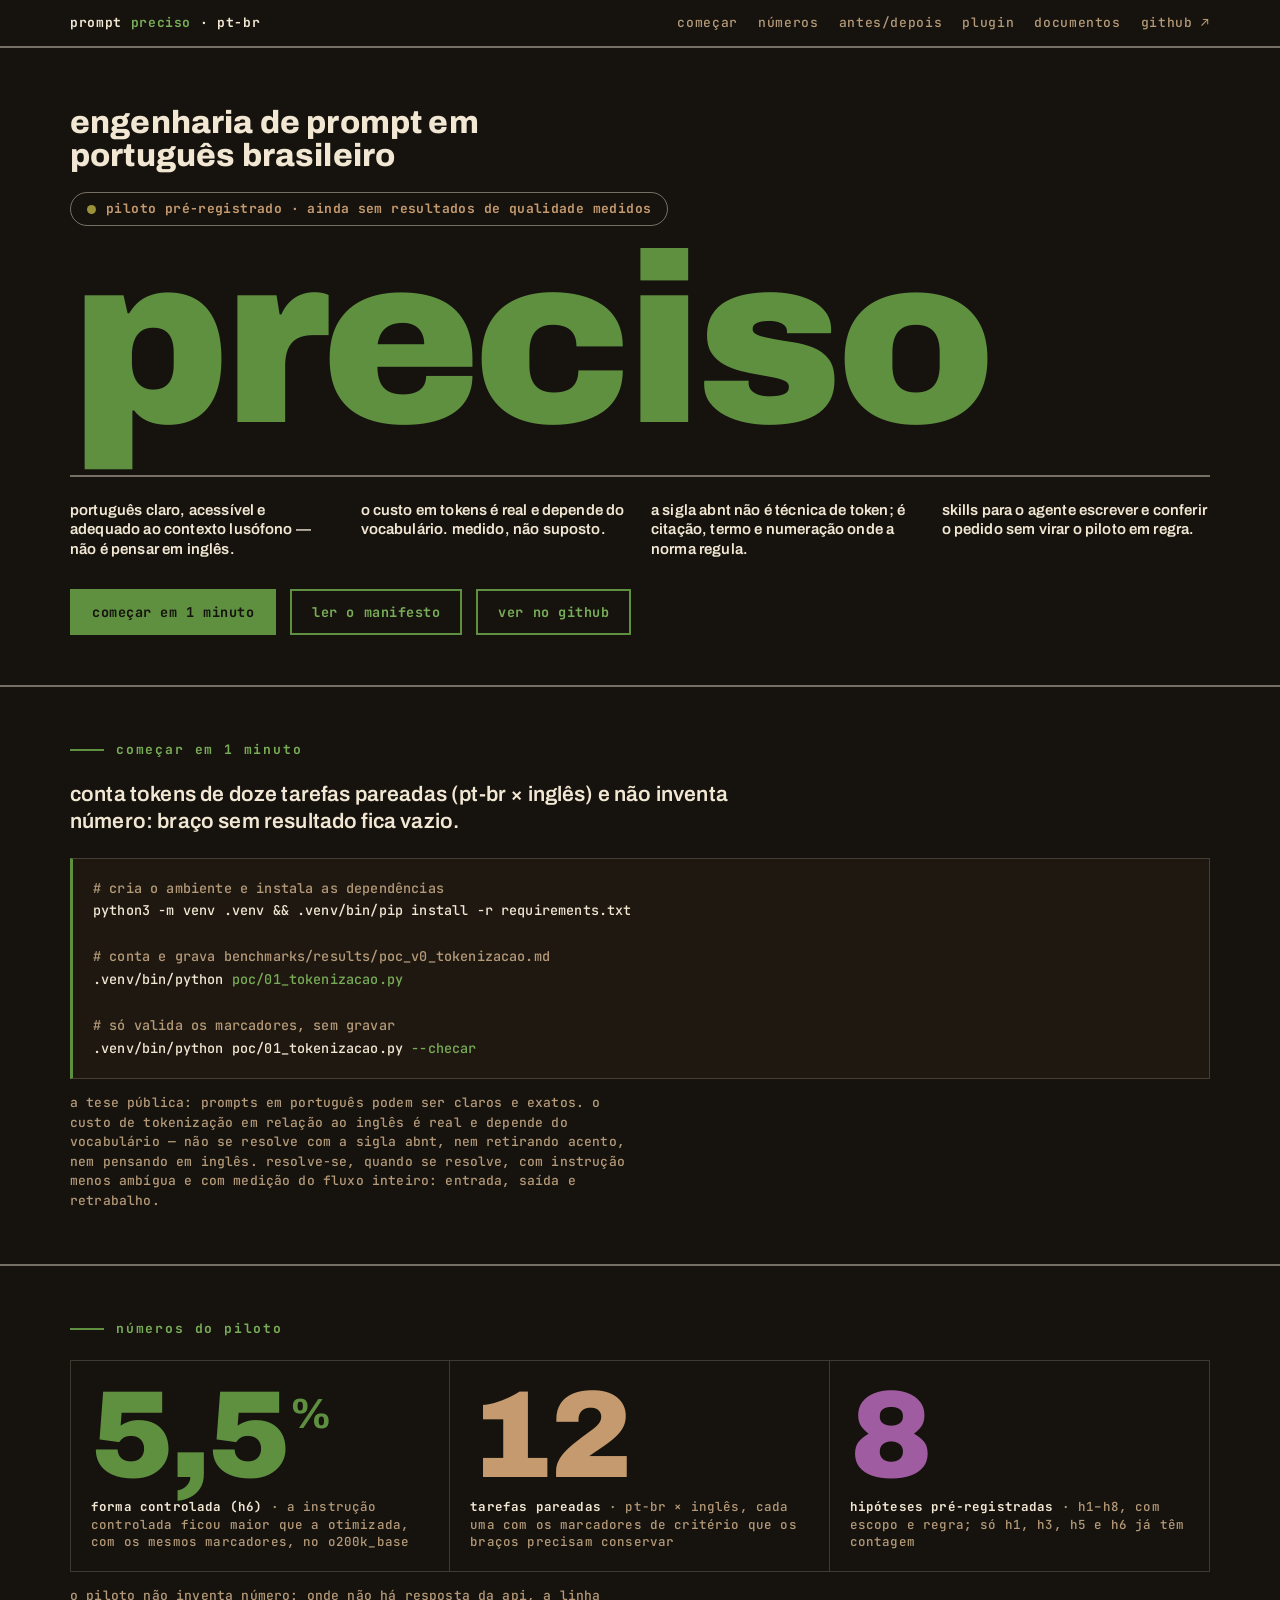
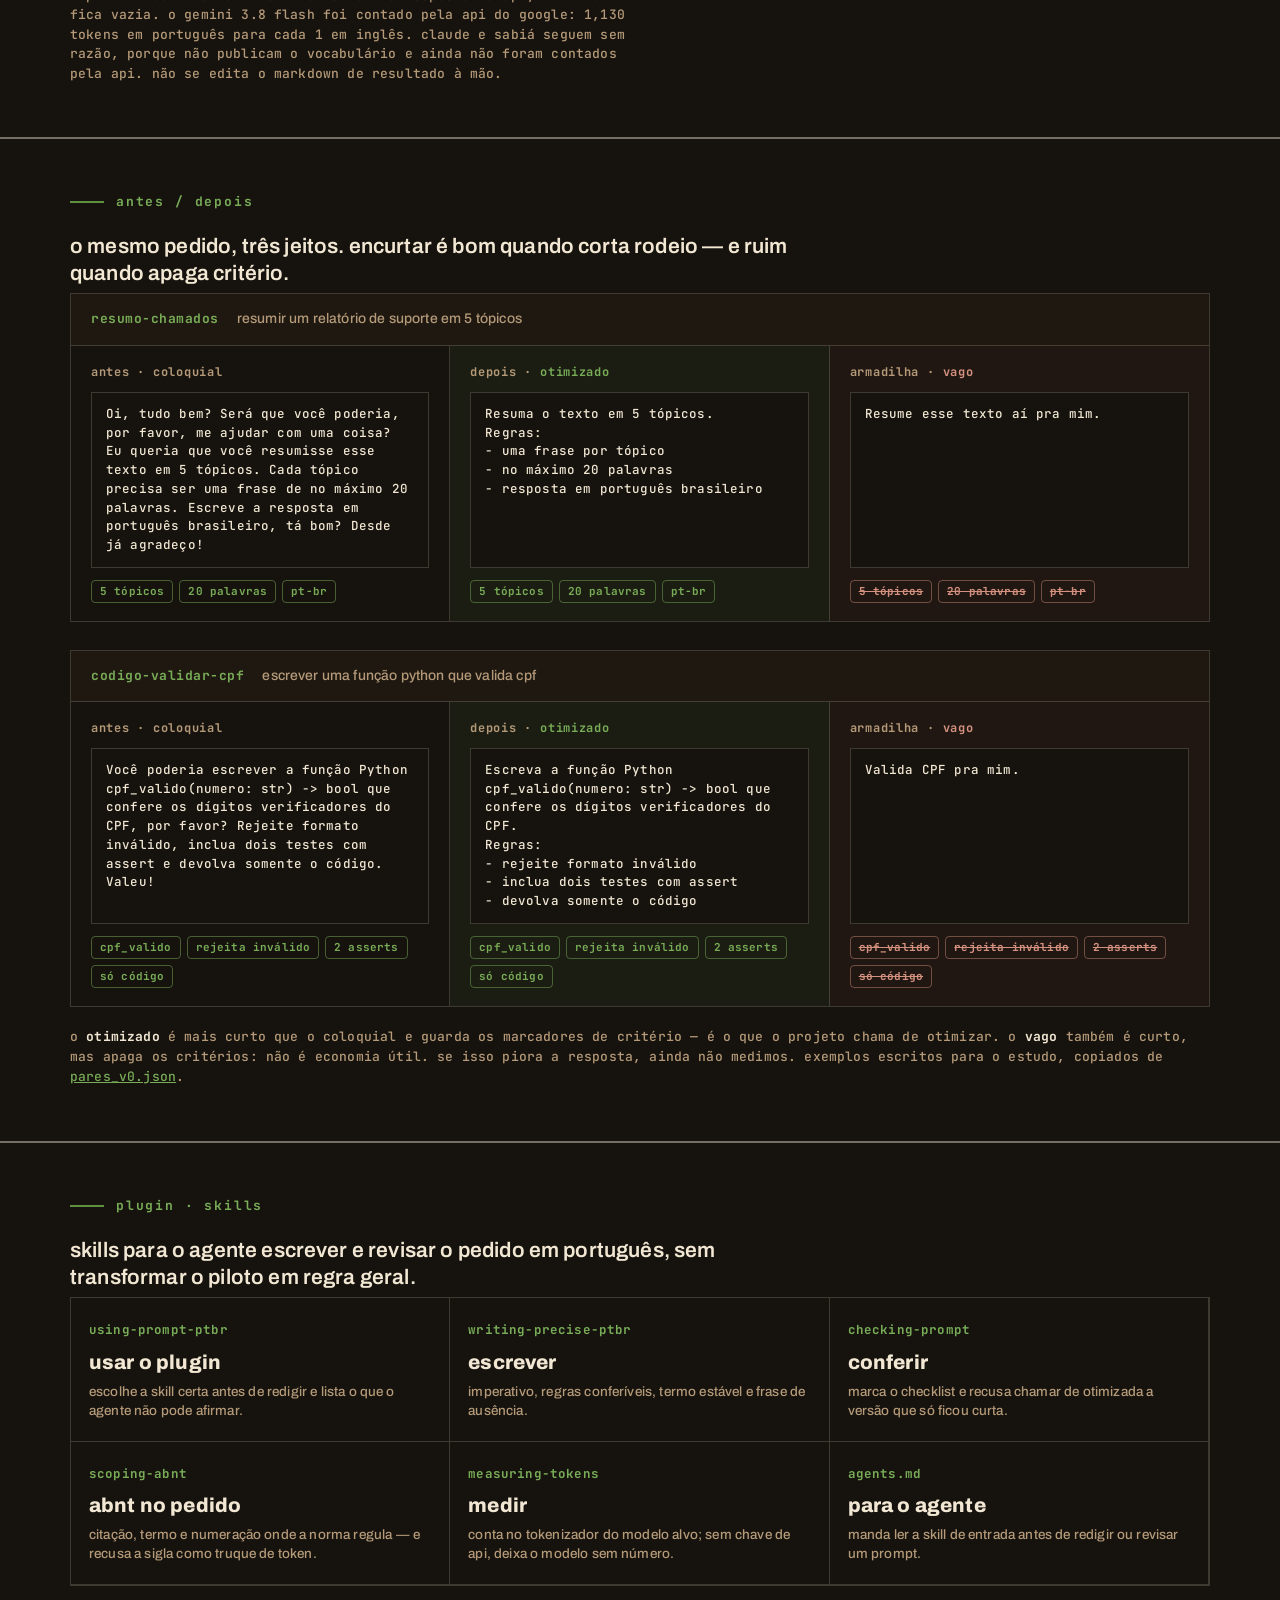
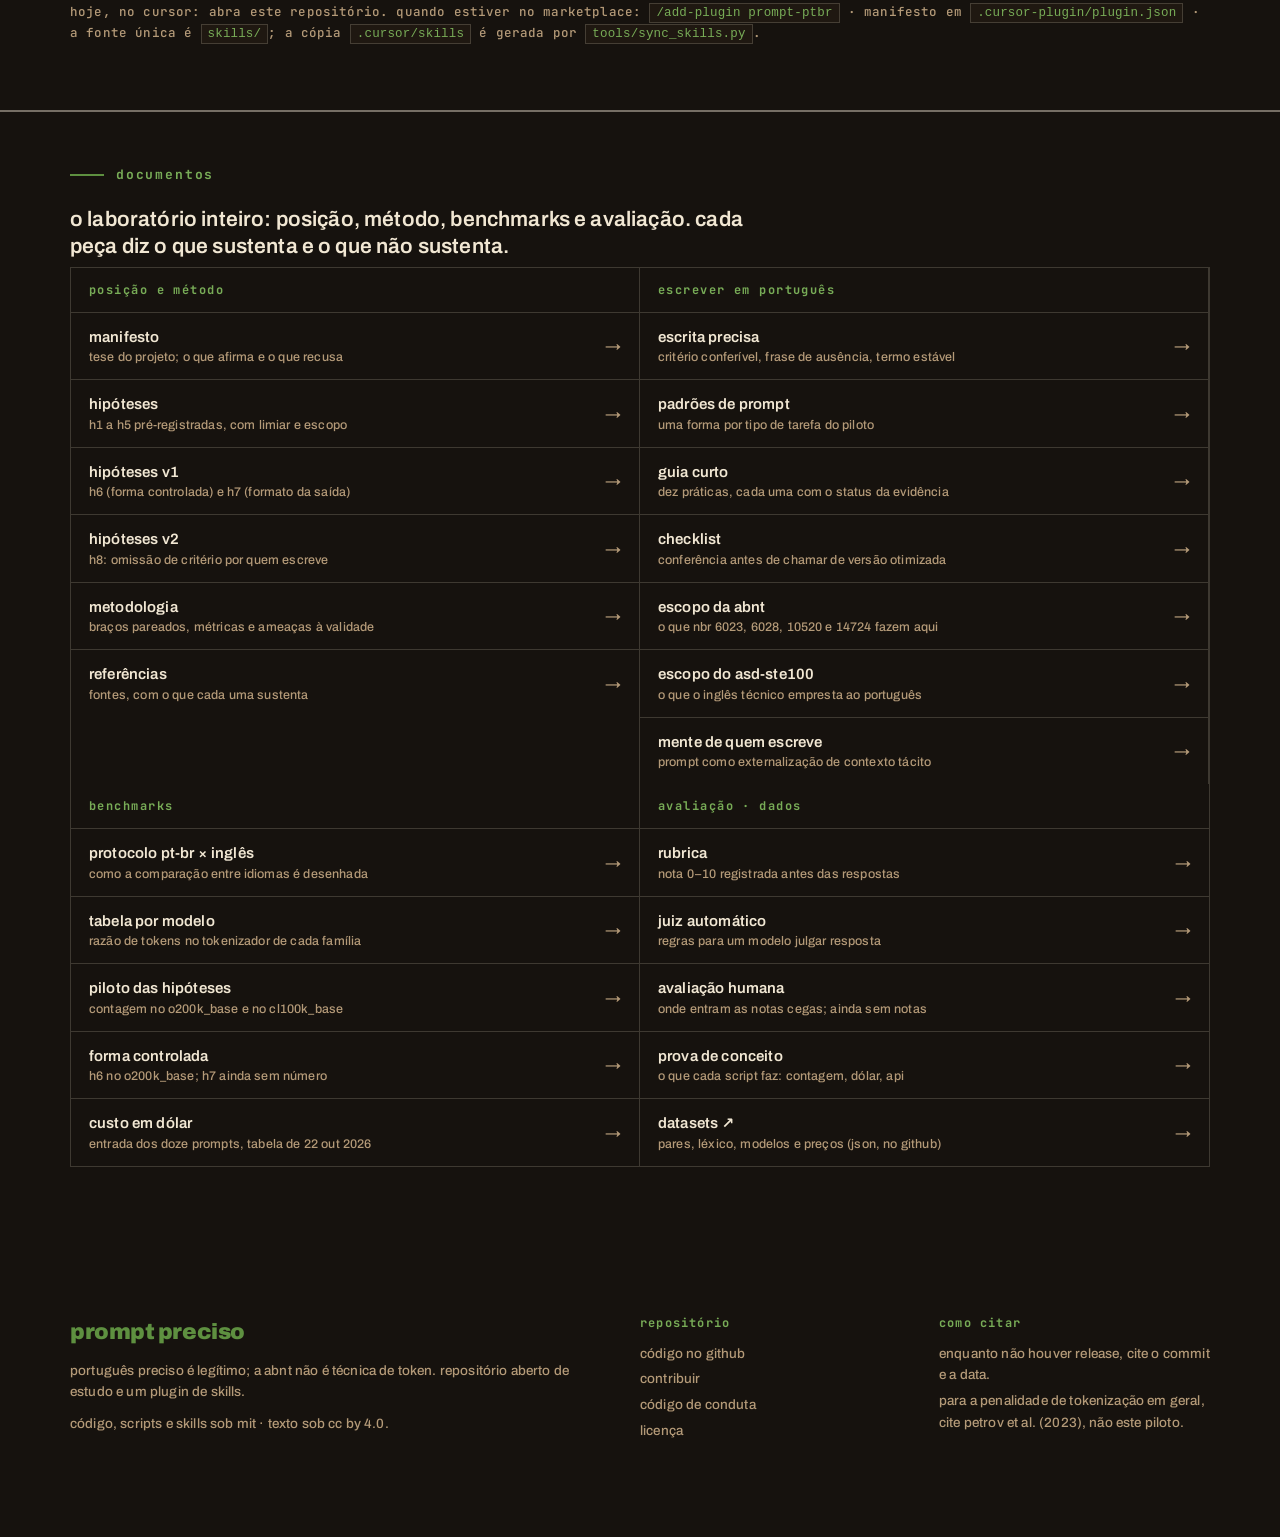
<file: index.html>
<!doctype html>
<html lang="pt-BR">
<head>
<meta charset="utf-8">
<meta name="viewport" content="width=device-width, initial-scale=1, viewport-fit=cover">
<title>prompt preciso · pt-br</title>
<meta name="description" content="Repositório aberto para estudar como escrever prompts em português brasileiro e quanto isso custa em tokens — com um plugin de skills para o agente aplicar o método.">
<link rel="icon" type="image/svg+xml" href="assets/icon.svg">
<link rel="apple-touch-icon" href="assets/icon.svg">
<link rel="canonical" href="https://saulofilho.github.io/prompt-engineering-ptbr/">
<meta property="og:title" content="prompt preciso · engenharia de prompt em português">
<meta property="og:description" content="Português preciso é legítimo. A ABNT não é técnica de token. O que o repositório afirma e o que recusa.">
<meta property="og:type" content="website">
<meta property="og:url" content="https://saulofilho.github.io/prompt-engineering-ptbr/">
<meta property="og:image" content="https://saulofilho.github.io/prompt-engineering-ptbr/assets/og.jpg">
<meta property="og:image:type" content="image/jpeg">
<meta property="og:image:width" content="1200">
<meta property="og:image:height" content="630">
<meta property="og:image:alt" content="prompt preciso — engenharia de prompt em português brasileiro">
<meta name="twitter:card" content="summary_large_image">
<meta name="twitter:title" content="prompt preciso · engenharia de prompt em português">
<meta name="twitter:description" content="Português preciso é legítimo. A ABNT não é técnica de token. Estudo aberto + plugin de skills.">
<meta name="twitter:image" content="https://saulofilho.github.io/prompt-engineering-ptbr/assets/og.jpg">
<link rel="preconnect" href="https://fonts.googleapis.com">
<link rel="preconnect" href="https://fonts.gstatic.com" crossorigin>
<link rel="stylesheet" href="https://fonts.googleapis.com/css2?family=Archivo:wght@400;500;600;800;900&family=JetBrains+Mono:wght@400;700&display=swap">
<link rel="stylesheet" href="assets/site.css">
</head>
<body>

<!-- ===== NAV ===== -->
<nav class="nav">
  <div class="wrap nav-inner">
    <a class="brand" href="./">prompt <b>preciso</b> · pt-br</a>
    <div class="nav-links">
      <a href="#comecar">começar</a>
      <a href="#numeros">números</a>
      <a href="#antes-depois">antes/depois</a>
      <a href="#plugin">plugin</a>
      <a href="#docs">documentos</a>
      <a class="ext" href="https://github.com/saulofilho/prompt-engineering-ptbr" target="_blank" rel="noopener">github</a>
    </div>
  </div>
</nav>

<!-- ===== HERO ===== -->
<header class="hero">
  <div class="wrap">
    <p class="hero-kicker">engenharia de prompt em português brasileiro</p>
    <p class="stage-badge">piloto pré-registrado · ainda sem resultados de qualidade medidos</p>
    <h1 class="wordmark">preciso</h1>
    <div class="hero-cols">
      <p>português claro, acessível e adequado ao contexto lusófono — não é pensar em inglês.</p>
      <p>o custo em tokens é real e depende do vocabulário. medido, não suposto.</p>
      <p>a sigla abnt não é técnica de token; é citação, termo e numeração onde a norma regula.</p>
      <p>skills para o agente escrever e conferir o pedido sem virar o piloto em regra.</p>
    </div>
    <div class="cta-row">
      <a class="btn primary" href="#comecar">começar em 1 minuto</a>
      <a class="btn ghost" href="leitor.html?p=MANIFESTO.md">ler o manifesto</a>
      <a class="btn ghost" href="https://github.com/saulofilho/prompt-engineering-ptbr" target="_blank" rel="noopener">ver no github</a>
    </div>
  </div>
</header>

<!-- ===== COMEÇAR ===== -->
<section class="block" id="comecar">
  <div class="wrap">
    <p class="eyebrow">começar em 1 minuto</p>
    <p class="section-lead">conta tokens de doze tarefas pareadas (pt-br × inglês) e não inventa número: braço sem resultado fica vazio.</p>
<pre class="code"><span class="c"># cria o ambiente e instala as dependências</span>
python3 -m venv .venv &amp;&amp; .venv/bin/pip install -r requirements.txt

<span class="c"># conta e grava benchmarks/results/poc_v0_tokenizacao.md</span>
.venv/bin/python <span class="p">poc/01_tokenizacao.py</span>

<span class="c"># só valida os marcadores, sem gravar</span>
.venv/bin/python poc/01_tokenizacao.py <span class="p">--checar</span></pre>
    <p class="section-note">a tese pública: prompts em português podem ser claros e exatos. o custo de tokenização em relação ao inglês é real e depende do vocabulário — não se resolve com a sigla abnt, nem retirando acento, nem pensando em inglês. resolve-se, quando se resolve, com instrução menos ambígua e com medição do fluxo inteiro: entrada, saída e retrabalho.</p>
  </div>
</section>

<!-- ===== NÚMEROS ===== -->
<section class="block" id="numeros">
  <div class="wrap">
    <p class="eyebrow">números do piloto</p>
    <div class="fig-grid">
      <div class="fig c-green">
        <div class="big num">5,5<span class="u">%</span></div>
        <div class="cap"><b>forma controlada (h6)</b> · a instrução controlada ficou maior que a otimizada, com os mesmos marcadores, no o200k_base</div>
      </div>
      <div class="fig c-camel">
        <div class="big num">12</div>
        <div class="cap"><b>tarefas pareadas</b> · pt-br × inglês, cada uma com os marcadores de critério que os braços precisam conservar</div>
      </div>
      <div class="fig c-purple">
        <div class="big num">8</div>
        <div class="cap"><b>hipóteses pré-registradas</b> · h1–h8, com escopo e regra; só h1, h3, h5 e h6 já têm contagem</div>
      </div>
    </div>
    <p class="section-note">o piloto não inventa número: onde não há resposta da api, a linha fica vazia. o gemini 3.8 flash foi contado pela api do google: 1,130 tokens em português para cada 1 em inglês. claude e sabiá seguem sem razão, porque não publicam o vocabulário e ainda não foram contados pela api. não se edita o markdown de resultado à mão.</p>
  </div>
</section>

<!-- ===== ANTES / DEPOIS ===== -->
<section class="block" id="antes-depois">
  <div class="wrap">
    <p class="eyebrow">antes / depois</p>
    <p class="section-lead">o mesmo pedido, três jeitos. encurtar é bom quando corta rodeio — e ruim quando apaga critério.</p>

    <div class="ba-task">
      <div class="ba-head">
        <span class="t">resumo-chamados</span>
        <span class="s">resumir um relatório de suporte em 5 tópicos</span>
      </div>
      <div class="ba-grid">
        <div class="ba-card">
          <div class="ba-label"><span class="k">antes ·</span> <span class="v">coloquial</span></div>
          <pre>Oi, tudo bem? Será que você poderia, por favor, me ajudar com uma coisa? Eu queria que você resumisse esse texto em 5 tópicos. Cada tópico precisa ser uma frase de no máximo 20 palavras. Escreve a resposta em português brasileiro, tá bom? Desde já agradeço!</pre>
          <div class="ba-chips"><span class="ba-chip ok">5 tópicos</span><span class="ba-chip ok">20 palavras</span><span class="ba-chip ok">pt-br</span></div>
        </div>
        <div class="ba-card good">
          <div class="ba-label"><span class="k">depois ·</span> <span class="v">otimizado</span></div>
          <pre>Resuma o texto em 5 tópicos.
Regras:
- uma frase por tópico
- no máximo 20 palavras
- resposta em português brasileiro</pre>
          <div class="ba-chips"><span class="ba-chip ok">5 tópicos</span><span class="ba-chip ok">20 palavras</span><span class="ba-chip ok">pt-br</span></div>
        </div>
        <div class="ba-card trap">
          <div class="ba-label"><span class="k">armadilha ·</span> <span class="v">vago</span></div>
          <pre>Resume esse texto aí pra mim.</pre>
          <div class="ba-chips"><span class="ba-chip no">5 tópicos</span><span class="ba-chip no">20 palavras</span><span class="ba-chip no">pt-br</span></div>
        </div>
      </div>
    </div>

    <div class="ba-task">
      <div class="ba-head">
        <span class="t">codigo-validar-cpf</span>
        <span class="s">escrever uma função python que valida cpf</span>
      </div>
      <div class="ba-grid">
        <div class="ba-card">
          <div class="ba-label"><span class="k">antes ·</span> <span class="v">coloquial</span></div>
          <pre>Você poderia escrever a função Python cpf_valido(numero: str) -> bool que confere os dígitos verificadores do CPF, por favor? Rejeite formato inválido, inclua dois testes com assert e devolva somente o código. Valeu!</pre>
          <div class="ba-chips"><span class="ba-chip ok">cpf_valido</span><span class="ba-chip ok">rejeita inválido</span><span class="ba-chip ok">2 asserts</span><span class="ba-chip ok">só código</span></div>
        </div>
        <div class="ba-card good">
          <div class="ba-label"><span class="k">depois ·</span> <span class="v">otimizado</span></div>
          <pre>Escreva a função Python cpf_valido(numero: str) -> bool que confere os dígitos verificadores do CPF.
Regras:
- rejeite formato inválido
- inclua dois testes com assert
- devolva somente o código</pre>
          <div class="ba-chips"><span class="ba-chip ok">cpf_valido</span><span class="ba-chip ok">rejeita inválido</span><span class="ba-chip ok">2 asserts</span><span class="ba-chip ok">só código</span></div>
        </div>
        <div class="ba-card trap">
          <div class="ba-label"><span class="k">armadilha ·</span> <span class="v">vago</span></div>
          <pre>Valida CPF pra mim.</pre>
          <div class="ba-chips"><span class="ba-chip no">cpf_valido</span><span class="ba-chip no">rejeita inválido</span><span class="ba-chip no">2 asserts</span><span class="ba-chip no">só código</span></div>
        </div>
      </div>
    </div>

    <p class="ba-note">o <b>otimizado</b> é mais curto que o coloquial e guarda os marcadores de critério — é o que o projeto chama de otimizar. o <b>vago</b> também é curto, mas apaga os critérios: não é economia útil. se isso piora a resposta, ainda não medimos. exemplos escritos para o estudo, copiados de <a href="https://github.com/saulofilho/prompt-engineering-ptbr/blob/main/benchmarks/datasets/pares_v0.json" target="_blank" rel="noopener" style="color:var(--green-ink)">pares_v0.json</a>.</p>
  </div>
</section>

<!-- ===== PLUGIN / SKILLS ===== -->
<section class="block" id="plugin">
  <div class="wrap">
    <p class="eyebrow">plugin · skills</p>
    <p class="section-lead">skills para o agente escrever e revisar o pedido em português, sem transformar o piloto em regra geral.</p>
    <div class="skills">
      <a class="skill-card" href="leitor.html?p=skills/using-prompt-ptbr/SKILL.md">
        <span class="sk-cmd">using-prompt-ptbr</span>
        <h4>usar o plugin</h4>
        <p>escolhe a skill certa antes de redigir e lista o que o agente não pode afirmar.</p>
      </a>
      <a class="skill-card" href="leitor.html?p=skills/writing-precise-ptbr/SKILL.md">
        <span class="sk-cmd">writing-precise-ptbr</span>
        <h4>escrever</h4>
        <p>imperativo, regras conferíveis, termo estável e frase de ausência.</p>
      </a>
      <a class="skill-card" href="leitor.html?p=skills/checking-prompt/SKILL.md">
        <span class="sk-cmd">checking-prompt</span>
        <h4>conferir</h4>
        <p>marca o checklist e recusa chamar de otimizada a versão que só ficou curta.</p>
      </a>
      <a class="skill-card" href="leitor.html?p=skills/scoping-abnt/SKILL.md">
        <span class="sk-cmd">scoping-abnt</span>
        <h4>abnt no pedido</h4>
        <p>citação, termo e numeração onde a norma regula — e recusa a sigla como truque de token.</p>
      </a>
      <a class="skill-card" href="leitor.html?p=skills/measuring-tokens/SKILL.md">
        <span class="sk-cmd">measuring-tokens</span>
        <h4>medir</h4>
        <p>conta no tokenizador do modelo alvo; sem chave de api, deixa o modelo sem número.</p>
      </a>
      <a class="skill-card" href="leitor.html?p=AGENTS.md">
        <span class="sk-cmd">AGENTS.md</span>
        <h4>para o agente</h4>
        <p>manda ler a skill de entrada antes de redigir ou revisar um prompt.</p>
      </a>
    </div>
    <p class="install-note">hoje, no cursor: abra este repositório. quando estiver no marketplace: <code>/add-plugin prompt-ptbr</code> · manifesto em <code>.cursor-plugin/plugin.json</code> · a fonte única é <code>skills/</code>; a cópia <code>.cursor/skills</code> é gerada por <code>tools/sync_skills.py</code>.</p>
  </div>
</section>

<!-- ===== DOCUMENTOS ===== -->
<section class="block" id="docs">
  <div class="wrap">
    <p class="eyebrow">documentos</p>
    <p class="section-lead">o laboratório inteiro: posição, método, benchmarks e avaliação. cada peça diz o que sustenta e o que não sustenta.</p>
    <div class="doc-groups">

      <div class="doc-col">
        <div class="col-h">posição e método</div>
        <ul class="doc-list">
          <li><a href="leitor.html?p=MANIFESTO.md"><span><span class="t">manifesto</span><span class="d">tese do projeto; o que afirma e o que recusa</span></span><span class="arw">→</span></a></li>
          <li><a href="leitor.html?p=HIPOTESES.md"><span><span class="t">hipóteses</span><span class="d">h1 a h5 pré-registradas, com limiar e escopo</span></span><span class="arw">→</span></a></li>
          <li><a href="leitor.html?p=HIPOTESES-v1.md"><span><span class="t">hipóteses v1</span><span class="d">h6 (forma controlada) e h7 (formato da saída)</span></span><span class="arw">→</span></a></li>
          <li><a href="leitor.html?p=HIPOTESES-v2.md"><span><span class="t">hipóteses v2</span><span class="d">h8: omissão de critério por quem escreve</span></span><span class="arw">→</span></a></li>
          <li><a href="leitor.html?p=docs/metodologia.md"><span><span class="t">metodologia</span><span class="d">braços pareados, métricas e ameaças à validade</span></span><span class="arw">→</span></a></li>
          <li><a href="leitor.html?p=docs/referencias.md"><span><span class="t">referências</span><span class="d">fontes, com o que cada uma sustenta</span></span><span class="arw">→</span></a></li>
        </ul>
      </div>

      <div class="doc-col">
        <div class="col-h">escrever em português</div>
        <ul class="doc-list">
          <li><a href="leitor.html?p=docs/escrita-precisa-ptbr.md"><span><span class="t">escrita precisa</span><span class="d">critério conferível, frase de ausência, termo estável</span></span><span class="arw">→</span></a></li>
          <li><a href="leitor.html?p=docs/padroes-de-prompt.md"><span><span class="t">padrões de prompt</span><span class="d">uma forma por tipo de tarefa do piloto</span></span><span class="arw">→</span></a></li>
          <li><a href="leitor.html?p=docs/guia-de-escrita-ptbr.md"><span><span class="t">guia curto</span><span class="d">dez práticas, cada uma com o status da evidência</span></span><span class="arw">→</span></a></li>
          <li><a href="leitor.html?p=docs/checklist-de-prompt.md"><span><span class="t">checklist</span><span class="d">conferência antes de chamar de versão otimizada</span></span><span class="arw">→</span></a></li>
          <li><a href="leitor.html?p=docs/abnt-escopo.md"><span><span class="t">escopo da abnt</span><span class="d">o que nbr 6023, 6028, 10520 e 14724 fazem aqui</span></span><span class="arw">→</span></a></li>
          <li><a href="leitor.html?p=docs/ste-escopo.md"><span><span class="t">escopo do asd-ste100</span><span class="d">o que o inglês técnico empresta ao português</span></span><span class="arw">→</span></a></li>
          <li><a href="leitor.html?p=docs/mente-de-quem-escreve.md"><span><span class="t">mente de quem escreve</span><span class="d">prompt como externalização de contexto tácito</span></span><span class="arw">→</span></a></li>
        </ul>
      </div>

      <div class="doc-col">
        <div class="col-h">benchmarks</div>
        <ul class="doc-list">
          <li><a href="leitor.html?p=docs/benchmark-ptbr-en.md"><span><span class="t">protocolo pt-br × inglês</span><span class="d">como a comparação entre idiomas é desenhada</span></span><span class="arw">→</span></a></li>
          <li><a href="leitor.html?p=benchmarks/results/benchmark_modelos_ptbr_en.md"><span><span class="t">tabela por modelo</span><span class="d">razão de tokens no tokenizador de cada família</span></span><span class="arw">→</span></a></li>
          <li><a href="leitor.html?p=benchmarks/results/poc_v0_tokenizacao.md"><span><span class="t">piloto das hipóteses</span><span class="d">contagem no o200k_base e no cl100k_base</span></span><span class="arw">→</span></a></li>
          <li><a href="leitor.html?p=benchmarks/results/poc_v1_controlado.md"><span><span class="t">forma controlada</span><span class="d">h6 no o200k_base; h7 ainda sem número</span></span><span class="arw">→</span></a></li>
          <li><a href="leitor.html?p=benchmarks/results/custo_usd.md"><span><span class="t">custo em dólar</span><span class="d">entrada dos doze prompts, tabela de 22 out 2026</span></span><span class="arw">→</span></a></li>
        </ul>
      </div>

      <div class="doc-col">
        <div class="col-h">avaliação · dados</div>
        <ul class="doc-list">
          <li><a href="leitor.html?p=evaluation/rubricas/rubrica_v0.md"><span><span class="t">rubrica</span><span class="d">nota 0–10 registrada antes das respostas</span></span><span class="arw">→</span></a></li>
          <li><a href="leitor.html?p=evaluation/llm-as-judge/PROTOCOLO.md"><span><span class="t">juiz automático</span><span class="d">regras para um modelo julgar resposta</span></span><span class="arw">→</span></a></li>
          <li><a href="leitor.html?p=evaluation/humanos/README.md"><span><span class="t">avaliação humana</span><span class="d">onde entram as notas cegas; ainda sem notas</span></span><span class="arw">→</span></a></li>
          <li><a href="leitor.html?p=poc/README.md"><span><span class="t">prova de conceito</span><span class="d">o que cada script faz: contagem, dólar, api</span></span><span class="arw">→</span></a></li>
          <li><a href="https://github.com/saulofilho/prompt-engineering-ptbr/tree/main/benchmarks/datasets" target="_blank" rel="noopener"><span><span class="t">datasets ↗</span><span class="d">pares, léxico, modelos e preços (json, no github)</span></span><span class="arw">→</span></a></li>
        </ul>
      </div>

    </div>
  </div>
</section>

<!-- ===== RODAPÉ ===== -->
<footer class="block">
  <div class="wrap foot">
    <div>
      <p class="mark">prompt preciso</p>
      <p>português preciso é legítimo; a abnt não é técnica de token. repositório aberto de estudo e um plugin de skills.</p>
      <p style="margin-top:10px">código, scripts e skills sob mit · texto sob cc by 4.0.</p>
    </div>
    <div>
      <h5>repositório</h5>
      <a href="https://github.com/saulofilho/prompt-engineering-ptbr" target="_blank" rel="noopener">código no github</a>
      <a href="leitor.html?p=CONTRIBUTING.md">contribuir</a>
      <a href="leitor.html?p=CODE_OF_CONDUCT.md">código de conduta</a>
      <a href="https://github.com/saulofilho/prompt-engineering-ptbr/blob/main/LICENSE" target="_blank" rel="noopener">licença</a>
    </div>
    <div>
      <h5>como citar</h5>
      <p>enquanto não houver release, cite o commit e a data.</p>
      <p>para a penalidade de tokenização em geral, cite petrov et al. (2023), não este piloto.</p>
    </div>
  </div>
</footer>

</body>
</html>
</file>
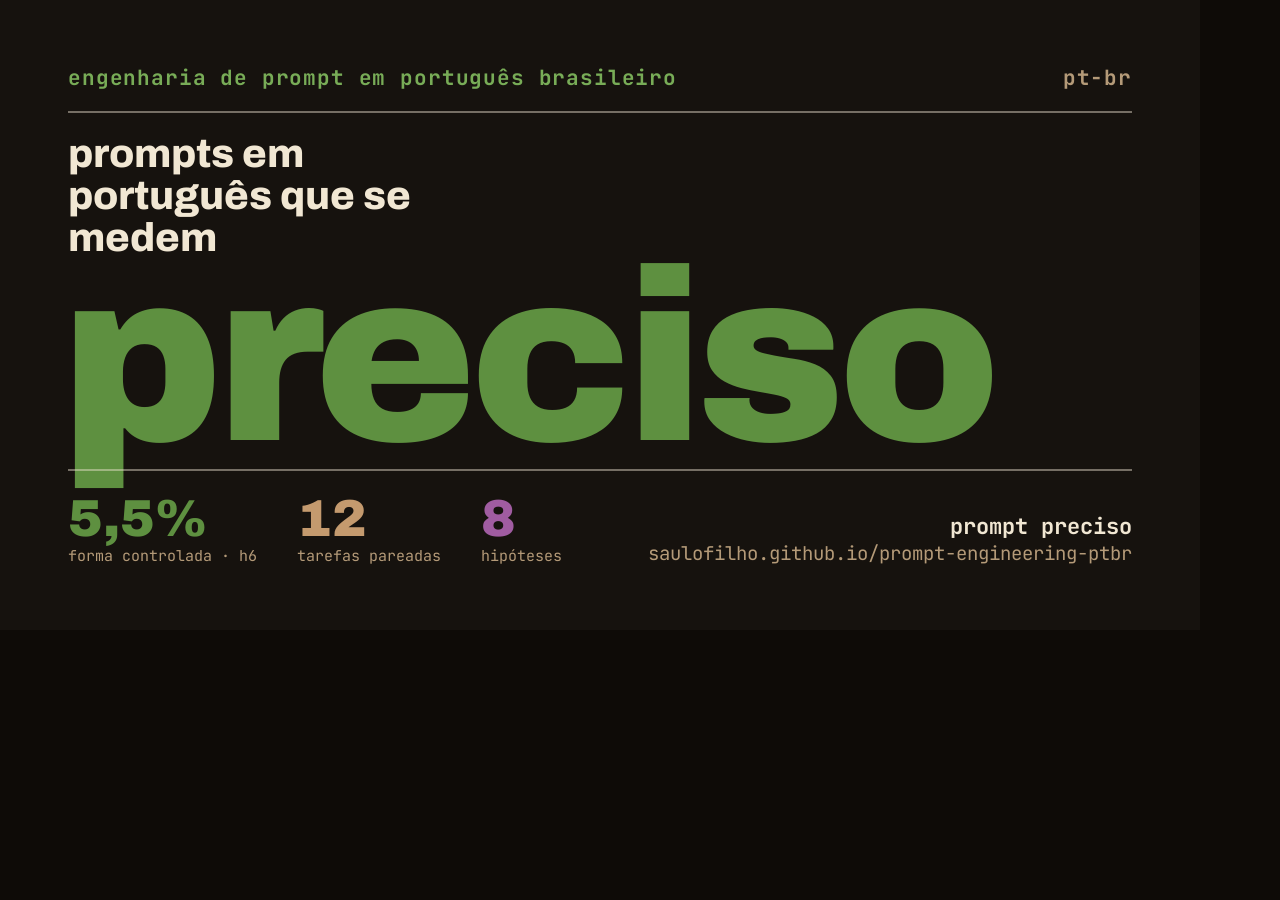
<file: assets/og.html>
<!doctype html>
<html lang="pt-BR">
<head>
<meta charset="utf-8">
<title>og</title>
<link rel="preconnect" href="https://fonts.googleapis.com">
<link rel="preconnect" href="https://fonts.gstatic.com" crossorigin>
<link rel="stylesheet" href="https://fonts.googleapis.com/css2?family=Archivo:wght@500;700;800;900&family=JetBrains+Mono:wght@700&display=swap">
<style>
  *{margin:0;box-sizing:border-box}
  html,body{background:#0E0B07}
  .card{
    width:1200px;height:630px;background:#16120E;color:#F1E7D3;
    font-family:"Archivo",sans-serif;position:relative;overflow:hidden;
    padding:64px 68px;display:flex;flex-direction:column;justify-content:space-between;
  }
  .top{display:flex;justify-content:space-between;align-items:baseline;
    font-family:"JetBrains Mono",monospace;font-size:21px;font-weight:700;
    text-transform:lowercase;letter-spacing:.04em;color:#78AC57;
    border-bottom:2px solid rgba(241,231,211,.44);padding-bottom:20px}
  .top .r{color:#B49A78}
  .mid{display:flex;flex-direction:column;gap:10px;margin-top:6px}
  .kick{font-weight:800;font-size:40px;text-transform:lowercase;line-height:1.04;max-width:16ch}
  .word{font-weight:900;font-size:244px;line-height:.78;letter-spacing:-.03em;
    text-transform:lowercase;color:#5E9040;margin:-4px 0 0 -8px}
  .bottom{display:flex;justify-content:space-between;align-items:flex-end;
    border-top:2px solid rgba(241,231,211,.44);padding-top:22px}
  .stats{display:flex;gap:40px;font-family:"JetBrains Mono",monospace}
  .stat b{display:block;font-family:"Archivo",sans-serif;font-weight:900;font-size:52px;line-height:1}
  .stat span{font-size:15px;color:#B49A78;text-transform:lowercase}
  .s1 b{color:#5E9040}.s2 b{color:#C49A6E}.s3 b{color:#A05CA1}
  .url{font-family:"JetBrains Mono",monospace;font-size:19px;color:#B49A78;text-transform:lowercase;text-align:right}
  .url b{color:#F1E7D3;display:block;font-size:22px}
</style>
</head>
<body>
  <div class="card" id="card">
    <div class="top">
      <span>engenharia de prompt em português brasileiro</span>
      <span class="r">pt-br</span>
    </div>
    <div class="mid">
      <div class="kick">prompts em português que se medem</div>
      <div class="word">preciso</div>
    </div>
    <div class="bottom">
      <div class="stats">
        <div class="stat s1"><b>5,5%</b><span>forma controlada · h6</span></div>
        <div class="stat s2"><b>12</b><span>tarefas pareadas</span></div>
        <div class="stat s3"><b>8</b><span>hipóteses</span></div>
      </div>
      <div class="url"><b>prompt preciso</b>saulofilho.github.io/prompt-engineering-ptbr</div>
    </div>
  </div>
</body>
</html>
</file>
<file: assets/site.css>
/* ============================================================
   prompt-engineering-ptbr — identidade do site
   Brutalismo suíço · paleta terrosa/botânica · grotesca pesada
   caixa baixa · réguas de 1px · numerais gigantes · tema único dark
   ============================================================ */

:root{
  --bg:#16120E;          /* preto quente amarronzado */
  --panel:#1F1811;       /* painel elevado */
  --panel-2:#241C13;     /* painel alternativo */
  --ink:#F1E7D3;         /* creme — texto principal */
  --ink-dim:#B49A78;     /* camel apagado — legenda/meta */
  --green:#5E9040;       /* verde-floresta — acento principal */
  --green-ink:#78AC57;   /* verde mais claro p/ texto sobre escuro */
  --olive:#9A9238;       /* oliva */
  --camel:#C49A6E;       /* camel */
  --brown:#5E3B22;       /* marrom */
  --purple:#A05CA1;      /* roxo */
  --mauve:#B07E88;       /* mauve */
  --rose:#C58E9B;        /* rosa-velho */
  --rule:rgba(241,231,211,.18);
  --rule-strong:rgba(241,231,211,.44);
  color-scheme:dark;
  --disp:"Archivo","Arial Narrow",system-ui,sans-serif;
  --mono:"JetBrains Mono",ui-monospace,Menlo,monospace;
  --maxw:1180px;
}

*{box-sizing:border-box}
html{scroll-behavior:smooth}
html,body{margin:0}
body{
  background:var(--bg);color:var(--ink);
  font-family:var(--disp);font-weight:500;line-height:1.35;
  -webkit-font-smoothing:antialiased;letter-spacing:.01em;
}
a{color:inherit}
img{max-width:100%}
::selection{background:var(--green);color:var(--bg)}

.wrap{
  max-width:var(--maxw);margin:0 auto;
  padding-left:max(20px,env(safe-area-inset-left,0px));
  padding-right:max(20px,env(safe-area-inset-right,0px));
}
.lower{text-transform:lowercase}
.num{font-variant-numeric:tabular-nums}

/* ---------- navegação (topo fixo) ---------- */
.nav{
  position:sticky;top:0;z-index:20;background:var(--bg);
  border-bottom:2px solid var(--rule-strong);
}
.nav-inner{
  display:flex;align-items:baseline;justify-content:space-between;gap:16px;
  padding-block:14px;font-family:var(--mono);font-size:13px;letter-spacing:.05em;
  text-transform:lowercase;
}
.brand{font-weight:700;color:var(--ink);text-decoration:none;white-space:nowrap}
.brand b{color:var(--green-ink)}
.nav-links{display:flex;gap:20px;flex-wrap:wrap;align-items:baseline}
.nav-links a{color:var(--ink-dim);text-decoration:none;transition:color .15s}
.nav-links a:hover{color:var(--green-ink)}
.nav-links a.ext::after{content:" ↗";color:var(--ink-dim)}
@media(max-width:620px){
  .nav-inner{flex-direction:column;gap:8px}
  .nav-links{gap:14px;font-size:12px}
}

/* ---------- blocos de seção ---------- */
.block{border-bottom:2px solid var(--rule-strong);padding-block:54px}
.block:last-of-type{border-bottom:0}
.eyebrow{
  font-family:var(--mono);font-size:13px;letter-spacing:.14em;text-transform:lowercase;
  color:var(--green-ink);font-weight:700;margin:0 0 22px;display:flex;align-items:center;gap:12px;
}
.eyebrow::before{content:"";width:34px;height:2px;background:var(--green)}
.section-lead{font-size:clamp(17px,2.2vw,21px);font-weight:600;max-width:60ch;margin:0 0 6px;text-transform:lowercase;line-height:1.3}
.section-note{font-family:var(--mono);font-size:13px;color:var(--ink-dim);text-transform:lowercase;max-width:70ch;margin:14px 0 0;line-height:1.5}

/* ---------- HERO ---------- */
.hero{padding-block:58px 50px;border-bottom:2px solid var(--rule-strong)}
.hero-kicker{
  font-family:var(--disp);font-weight:800;font-size:clamp(19px,3.2vw,32px);
  text-transform:lowercase;margin:0 0 .05em;line-height:1.05;max-width:22ch;
}
.wordmark{
  font-family:var(--disp);font-weight:900;color:var(--green);
  text-transform:lowercase;line-height:.82;letter-spacing:-.03em;
  font-size:clamp(84px,19vw,240px);margin:0;word-break:break-word;
}
.hero-cols{
  display:grid;grid-template-columns:repeat(4,1fr);gap:22px;
  margin-top:34px;padding-top:24px;border-top:2px solid var(--rule-strong);
}
.hero-cols p{margin:0;font-weight:600;font-size:15px;line-height:1.3;text-transform:lowercase}
@media(max-width:720px){.hero-cols{grid-template-columns:repeat(2,1fr)}}
@media(max-width:430px){.hero-cols{grid-template-columns:1fr}}

.cta-row{display:flex;flex-wrap:wrap;gap:14px;margin-top:30px}
.btn{
  font-family:var(--mono);font-size:13.5px;font-weight:700;text-transform:lowercase;letter-spacing:.04em;
  text-decoration:none;padding:12px 20px;border:2px solid var(--green);display:inline-flex;align-items:center;gap:8px;
  transition:background .15s,color .15s;
}
.btn.primary{background:var(--green);color:var(--bg)}
.btn.primary:hover{background:var(--green-ink);border-color:var(--green-ink)}
.btn.ghost{color:var(--green-ink)}
.btn.ghost:hover{background:var(--green);color:var(--bg)}

/* ---------- bloco de código ---------- */
.code{
  background:var(--panel);border:1px solid var(--rule);border-left:3px solid var(--green);
  padding:18px 20px;overflow-x:auto;font-family:var(--mono);font-size:13.5px;line-height:1.7;
  color:var(--ink);margin:22px 0 0;
}
.code .c{color:var(--ink-dim)}      /* comentário */
.code .p{color:var(--green-ink)}    /* prompt/comando-chave */

/* ---------- figuras / benchmarks ---------- */
.fig-grid{display:grid;grid-template-columns:repeat(3,1fr);gap:0;border:1px solid var(--rule);margin-top:6px}
.fig{padding:24px 20px 20px;border-right:1px solid var(--rule);min-width:0}
.fig:last-child{border-right:0}
.fig .big{font-weight:900;font-size:clamp(62px,10.5vw,124px);line-height:.82;letter-spacing:-.03em;
  color:var(--ink);display:flex;align-items:flex-start}
.fig.c-green .big{color:var(--green)}
.fig.c-camel .big{color:var(--camel)}
.fig.c-purple .big{color:var(--purple)}
.fig .big .u{font-size:.34em;font-weight:800;margin-left:.08em;align-self:flex-start;margin-top:.3em}
.fig .cap{font-family:var(--mono);font-size:12.5px;line-height:1.4;margin-top:12px;text-transform:lowercase;color:var(--ink-dim)}
.fig .cap b{color:var(--ink);font-weight:700}
@media(max-width:720px){.fig-grid{grid-template-columns:1fr}
  .fig{border-right:0;border-bottom:1px solid var(--rule)}.fig:last-child{border-bottom:0}}

/* ---------- cards de skill ---------- */
.skills{display:grid;grid-template-columns:repeat(3,1fr);gap:0;border:1px solid var(--rule);margin-top:6px}
.skill-card{padding:20px 18px;border-right:1px solid var(--rule);border-bottom:1px solid var(--rule);
  text-decoration:none;color:inherit;display:block;transition:background .15s}
.skill-card:hover{background:var(--panel)}
.skill-card .sk-cmd{font-family:var(--mono);font-size:12.5px;color:var(--green-ink);font-weight:700;text-transform:lowercase}
.skill-card h4{margin:9px 0 7px;font-weight:800;font-size:20px;text-transform:lowercase}
.skill-card p{margin:0;font-size:13.5px;color:var(--ink-dim);line-height:1.4;text-transform:lowercase}
@media(max-width:720px){.skills{grid-template-columns:1fr}
  .skill-card{border-right:0}}
.install-note{font-family:var(--mono);font-size:12.5px;color:var(--ink-dim);text-transform:lowercase;margin-top:16px;line-height:1.6}
.install-note code{color:var(--green-ink);background:var(--panel);padding:2px 6px;border:1px solid var(--rule)}

/* ---------- listas de navegação (seções/docs) ---------- */
.doc-groups{display:grid;grid-template-columns:repeat(2,1fr);gap:0;border:1px solid var(--rule);margin-top:6px}
@media(max-width:760px){.doc-groups{grid-template-columns:1fr}}
.doc-col{border-right:1px solid var(--rule)}
.doc-col:last-child{border-right:0}
@media(max-width:760px){.doc-col{border-right:0;border-bottom:1px solid var(--rule)}.doc-col:last-child{border-bottom:0}}
.doc-col .col-h{font-family:var(--mono);font-size:12px;letter-spacing:.12em;text-transform:lowercase;
  color:var(--green-ink);font-weight:700;padding:14px 18px;border-bottom:1px solid var(--rule)}
.doc-list{list-style:none;margin:0;padding:0}
.doc-list li{border-bottom:1px solid var(--rule)}
.doc-list li:last-child{border-bottom:0}
.doc-list a{display:flex;gap:12px;align-items:baseline;padding:13px 18px;text-decoration:none;color:var(--ink);
  text-transform:lowercase;transition:background .15s}
.doc-list a:hover{background:var(--panel)}
.doc-list a .t{font-weight:600;font-size:15px}
.doc-list a .d{color:var(--ink-dim);font-size:12.5px;display:block;margin-top:2px}
.doc-list a .arw{margin-left:auto;color:var(--ink-dim);align-self:center}
.doc-list a:hover .arw{color:var(--green-ink)}

/* ---------- rodapé ---------- */
.foot{padding-block:40px;display:grid;grid-template-columns:2fr 1fr 1fr;gap:28px}
@media(max-width:720px){.foot{grid-template-columns:1fr 1fr}}
@media(max-width:430px){.foot{grid-template-columns:1fr}}
.foot h5{font-family:var(--mono);font-size:12px;letter-spacing:.1em;text-transform:lowercase;color:var(--green-ink);
  font-weight:700;margin:0 0 12px}
.foot p,.foot a{font-size:13.5px;color:var(--ink-dim);text-transform:lowercase;line-height:1.6;text-decoration:none;display:block;margin:0 0 4px}
.foot a:hover{color:var(--green-ink)}
.foot .mark{font-weight:900;font-size:22px;color:var(--green);text-transform:lowercase;margin:0 0 10px;letter-spacing:-.02em}

/* ============================================================
   LEITOR DE DOCUMENTOS (leitor.html)
   ============================================================ */
.reader{padding-block:40px 60px;max-width:760px;margin:0 auto}
.reader-head{display:flex;justify-content:space-between;align-items:baseline;gap:16px;flex-wrap:wrap;
  padding-bottom:16px;margin-bottom:28px;border-bottom:2px solid var(--rule-strong);
  font-family:var(--mono);font-size:12.5px;text-transform:lowercase;letter-spacing:.04em}
.reader-head a{color:var(--green-ink);text-decoration:none}
.reader-head a:hover{text-decoration:underline}
.reader-head .crumb{color:var(--ink-dim)}
.loading{font-family:var(--mono);color:var(--ink-dim);text-transform:lowercase;padding:40px 0}

.prose{font-size:16.5px;line-height:1.66;color:var(--ink)}
.prose h1{font-family:var(--disp);font-weight:900;text-transform:lowercase;line-height:.95;letter-spacing:-.02em;
  font-size:clamp(36px,6vw,58px);margin:0 0 .4em;color:var(--green)}
.prose h2{font-family:var(--disp);font-weight:800;text-transform:lowercase;font-size:clamp(24px,3.4vw,32px);
  margin:1.9em 0 .5em;padding-top:.6em;border-top:1px solid var(--rule);line-height:1.08}
.prose h3{font-family:var(--disp);font-weight:800;text-transform:lowercase;font-size:21px;margin:1.6em 0 .4em}
.prose h4{font-family:var(--mono);font-weight:700;text-transform:lowercase;letter-spacing:.06em;font-size:14px;
  color:var(--green-ink);margin:1.5em 0 .4em}
.prose p{margin:0 0 1.05em}
.prose a{color:var(--green-ink);text-decoration:underline;text-underline-offset:3px;text-decoration-color:var(--rule-strong)}
.prose a:hover{text-decoration-color:var(--green-ink)}
.prose strong{color:var(--ink);font-weight:700}
.prose em{color:var(--camel)}
.prose ul,.prose ol{margin:0 0 1.1em;padding-left:1.3em}
.prose li{margin:.3em 0}
.prose li::marker{color:var(--green-ink)}
.prose blockquote{margin:1.2em 0;padding:4px 0 4px 20px;border-left:3px solid var(--green);color:var(--ink-dim)}
.prose hr{border:0;border-top:2px solid var(--rule-strong);margin:2em 0}
.prose code{font-family:var(--mono);font-size:.86em;background:var(--panel);border:1px solid var(--rule);
  padding:1px 6px;color:var(--camel)}
.prose pre{background:var(--panel);border:1px solid var(--rule);border-left:3px solid var(--green);
  padding:16px 18px;overflow-x:auto;margin:1.3em 0}
.prose pre code{background:none;border:0;padding:0;color:var(--ink);font-size:13.5px;line-height:1.6}
.prose table{border-collapse:collapse;width:100%;margin:1.4em 0;font-size:14px;display:block;overflow-x:auto}
.prose th,.prose td{border:1px solid var(--rule);padding:8px 12px;text-align:left;vertical-align:top}
.prose th{font-family:var(--mono);text-transform:lowercase;font-size:12.5px;letter-spacing:.04em;
  color:var(--green-ink);background:var(--panel);font-weight:700}
.prose td{font-variant-numeric:tabular-nums}
.prose img{border:1px solid var(--rule)}
.prose h1+p,.prose h2+p{margin-top:0}

.reader-footlinks{margin-top:44px;padding-top:20px;border-top:2px solid var(--rule-strong);
  display:flex;justify-content:space-between;gap:16px;font-family:var(--mono);font-size:13px;text-transform:lowercase}
.reader-footlinks a{color:var(--green-ink);text-decoration:none}
.reader-footlinks a:hover{text-decoration:underline}

/* ---------- selo de estágio ---------- */
.stage-badge{display:inline-flex;align-items:center;gap:10px;font-family:var(--mono);font-size:13px;
  font-weight:700;text-transform:lowercase;letter-spacing:.03em;color:var(--camel);
  border:1px solid var(--rule-strong);border-radius:999px;padding:7px 16px;margin:18px 0}
.stage-badge::before{content:"";width:9px;height:9px;border-radius:50%;background:var(--olive);flex:none}

/* ---------- antes / depois ---------- */
.ba-task{border:1px solid var(--rule);margin-top:28px}
.ba-task:first-of-type{margin-top:6px}
.ba-head{display:flex;flex-wrap:wrap;gap:8px 18px;align-items:baseline;padding:16px 20px;
  border-bottom:1px solid var(--rule);background:var(--panel)}
.ba-head .t{font-family:var(--mono);font-size:13px;font-weight:700;color:var(--green-ink);
  text-transform:lowercase;letter-spacing:.04em}
.ba-head .s{font-size:14px;color:var(--ink-dim);line-height:1.3}
.ba-grid{display:grid;grid-template-columns:repeat(3,1fr)}
@media(max-width:820px){.ba-grid{grid-template-columns:1fr}}
.ba-card{padding:18px 20px;border-right:1px solid var(--rule);display:flex;flex-direction:column;gap:12px;min-width:0}
.ba-card:last-child{border-right:0}
@media(max-width:820px){.ba-card{border-right:0;border-bottom:1px solid var(--rule)}.ba-card:last-child{border-bottom:0}}
.ba-card.good{background:rgba(94,144,64,.08)}
.ba-card.trap{background:rgba(192,107,92,.06)}
.ba-label{font-family:var(--mono);font-size:12px;font-weight:700;text-transform:lowercase;
  letter-spacing:.06em;display:flex;align-items:baseline;gap:8px}
.ba-label .k{color:var(--ink-dim)}
.ba-label .v{color:var(--ink-dim)}
.ba-card.good .ba-label .v{color:var(--green-ink)}
.ba-card.trap .ba-label .v{color:#D4917F}
.ba-card pre{margin:0;font-family:var(--mono);font-size:12.5px;line-height:1.5;color:var(--ink);
  white-space:pre-wrap;word-break:break-word;background:var(--bg);border:1px solid var(--rule);
  padding:12px 14px;overflow-x:auto;flex:1}
.ba-chips{display:flex;flex-wrap:wrap;gap:6px}
.ba-chip{font-family:var(--mono);font-size:11px;font-weight:700;text-transform:lowercase;
  padding:3px 8px;border:1px solid var(--rule);border-radius:4px;color:var(--ink-dim)}
.ba-chip.ok{color:var(--green-ink);border-color:rgba(120,172,87,.5)}
.ba-chip.no{color:#D4917F;border-color:rgba(212,145,127,.45);text-decoration:line-through}
.ba-note{font-family:var(--mono);font-size:13px;color:var(--ink-dim);text-transform:lowercase;
  margin:20px 0 0;line-height:1.55}
.ba-note b{color:var(--ink);font-weight:700}

/* âncoras abaixo do menu fixo; wordmark inteiro em tela estreita */
section[id]{scroll-margin-top:56px}
@media(max-width:620px){section[id]{scroll-margin-top:112px}}
@media(max-width:370px){.wordmark{font-size:22vw}}

/* respeita redução de movimento */
@media(prefers-reduced-motion:reduce){html{scroll-behavior:auto}*{transition:none!important}}
</file>
